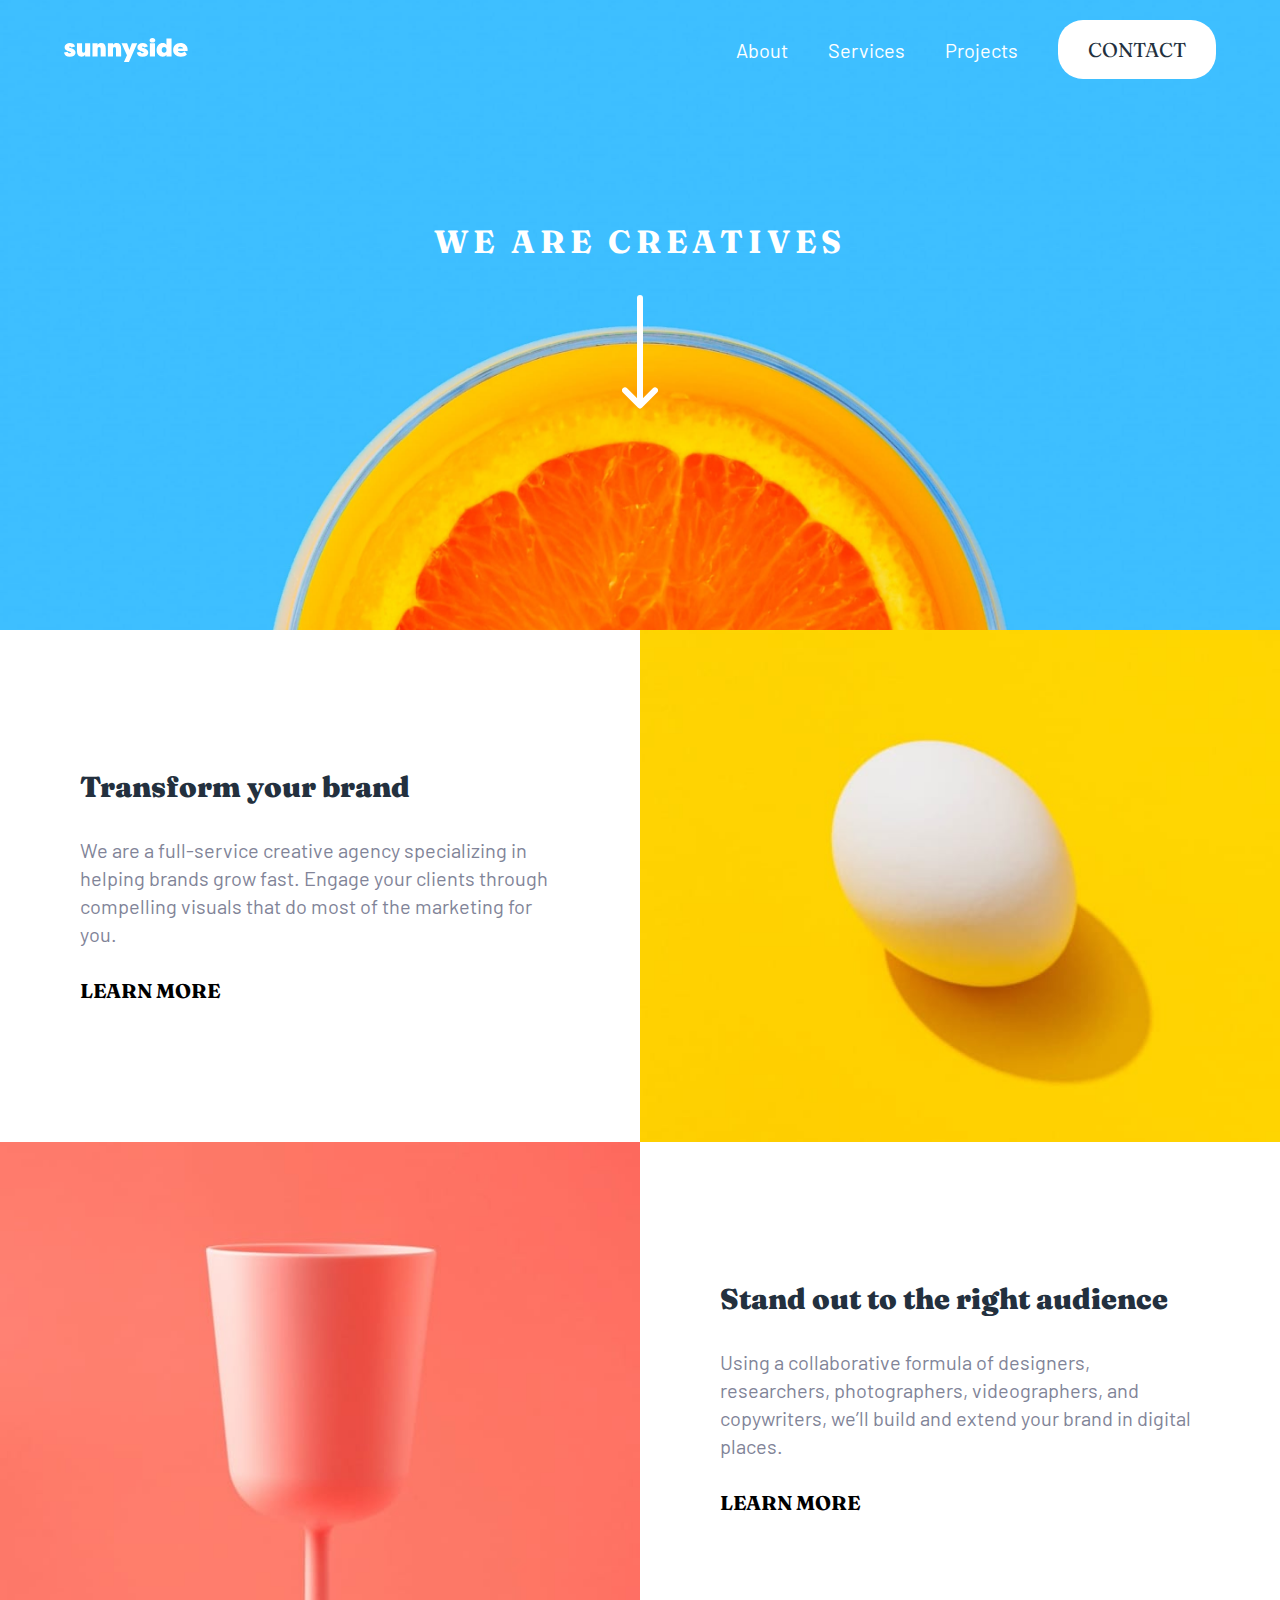
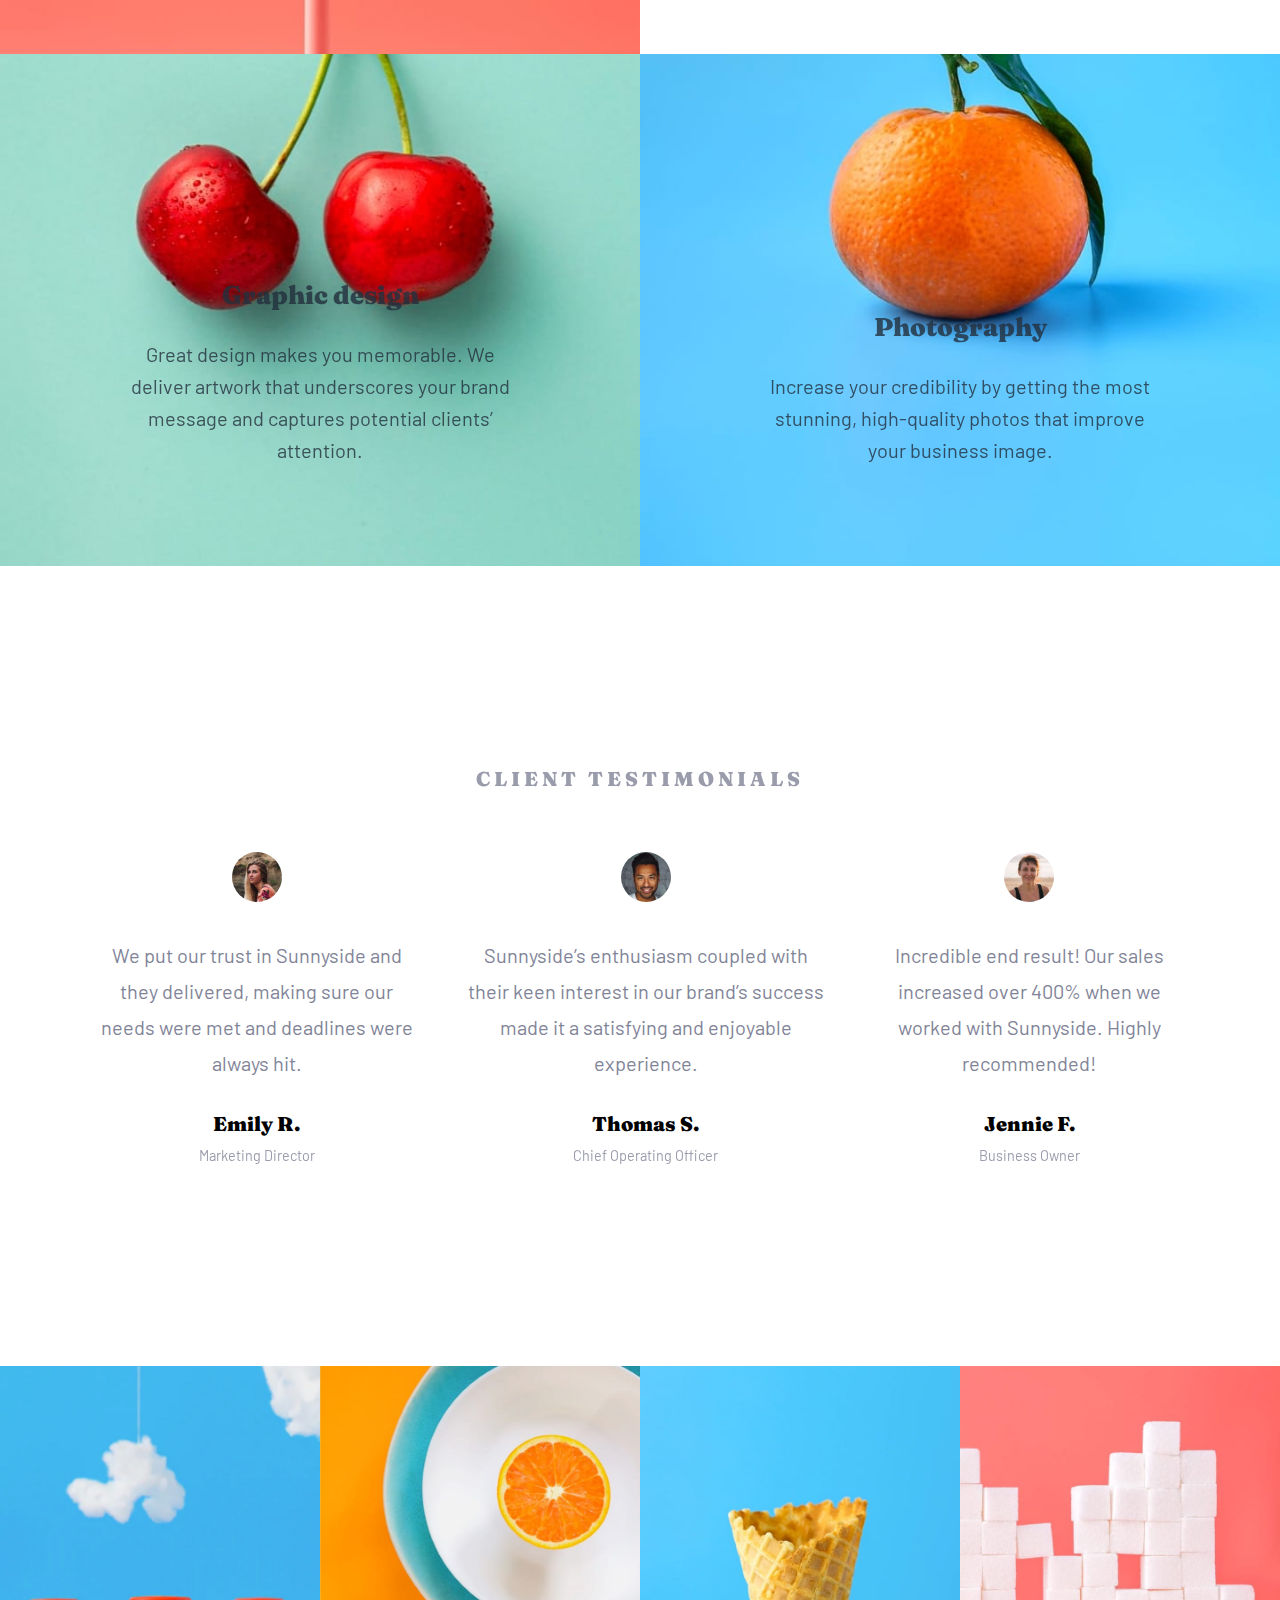
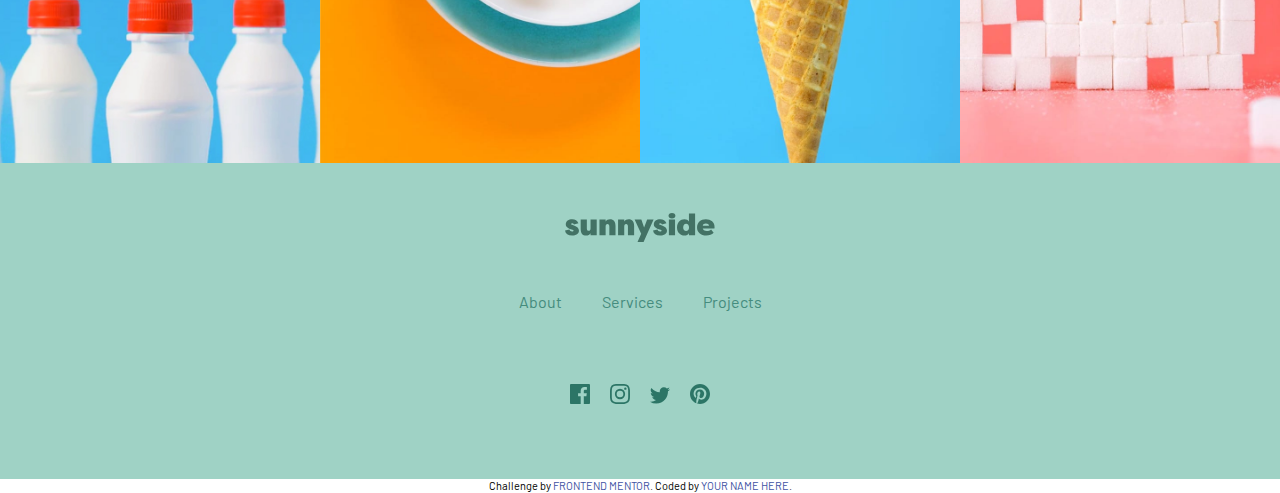
<file: index.html>
<!DOCTYPE html>
<html lang="en">
<head>
  <meta charset="UTF-8">
  <meta name="viewport" content="width=device-width, initial-scale=1.0"> <!-- displays site properly based on user's device -->

  <link rel="icon" type="image/png" sizes="32x32" href="./images/favicon-32x32.png">
  <link rel="stylesheet" href="style.css">
  <script src="script.js" defer></script>
  
  <title>Frontend Mentor | Sunnyside agency landing page</title>

  <!-- Feel free to remove these styles or customise in your own stylesheet 👍 -->
  <style>
    .attribution { font-size: 11px; text-align: center; }
    .attribution a { color: hsl(228, 45%, 44%); }
  </style>
</head>
<body>

  <header>
    <div class="hero__img">
      <h1 class="hero__title">We are creatives</h1>
      <img src="./images/icon-arrow-down.svg" alt="White arrow pointing down" class="arrow-down">
    </div>
    <div class="intro__container">
      <nav class="nav ">
        <img src="./images/logo.svg" alt="logo" class="nav__logo">
        <img src="./images/icon-hamburger.svg" alt="menu" class="hamburger">
        <ul class="nav__list intro__container">
          <li class="nav__link">
            <a href="#about" class="nav__item">About</a>
          </li>
          <li class="nav__link">
            <a href="#services" class="nav__item">Services</a>
          </li>
          <li class="nav__link">
            <a href="#projects" class="nav__item">Projects</a>
          </li>
          <li class="nav__link light">
            <a href="#contact" class="nav__item">Contact</a>
          </li>
        </ul>
      </nav>
    </div>
  </header>


  <section class="transform">
    <div class="img-wrapper">
      <div class="transform__img-ctn"></div>
    </div>
    <article class="transform__article container">
      <h3 class="article__title">Transform your brand</h3>
      <p class="article__content">
        We are a full-service creative agency specializing in helping brands grow fast.
        Engage your clients through compelling visuals that do most of the marketing for you.
      </p>
      <a href="#" class="article__link">Learn more</a>
    </article>
  </section>

  <section class="stand-out">
    <div class="img-wrapper">
      <div class="stand-out__img-ctn"></div>
    </div>
    <article class="stand-out__article container">
      <h3 class="article__title">Stand out to the right audience</h3>
      <p class="article__content">
        Using a collaborative formula of designers, researchers, photographers, videographers, and copywriters, we’ll build and extend your brand in digital places. 
      </p>
      <a href="#" class="article__link">Learn more</a>
    </article>
  </section>

  <section class="two-col">
    <div class="img-graphic">
      <article class="article-graphic">
        <h4 class="two-col__title">Graphic design</h4>
        <p class="two-col__content">Great design makes you memorable. We deliver artwork that underscores your brand message and captures potential clients’ attention.</p>
      </article>
    </div>
    <div class="img-photography">
      <article class="article-photography">
        <h4 class="two-col__title">Photography</h4>
        <p class="two-col__content">Increase your credibility by getting the most stunning, high-quality photos that improve your business image.</p>
      </article>
    </div>
  </section>

  <section class="testimonials container">
    <h3 class="testimonials__title">Client testimonials</h3>

    <div class="testimonials__row">
      <div class="col">
        <img src="./images/image-emily.jpg" alt="Emily" class="testimonials__avatar">
        <p class="testimonials__text">
          We put our trust in Sunnyside and they delivered, making sure our needs were met and deadlines were always hit.
        </p>
        <p class="testimonials__name">Emily R.</p>
        <p class="testimonials__position">Marketing Director</p>
      </div>
      <div class="col">
        <img src="./images/image-thomas.jpg" alt="Thomas" class="testimonials__avatar">
        <p class="testimonials__text">Sunnyside’s enthusiasm coupled with their keen interest in our brand’s success made it a satisfying and enjoyable experience.</p>
        <p class="testimonials__name">Thomas S.</p>
        <p class="testimonials__position">Chief Operating Officer</p>
      </div>
      <div class="col">
        <img src="./images/image-jennie.jpg" alt="Jennie" class="testimonials__avatar">
        <p class="testimonials__text">Incredible end result! Our sales increased over 400% when we worked with Sunnyside. Highly recommended!</p>
        <p class="testimonials__name">Jennie F.</p>
        <p class="testimonials__position">Business Owner</p>
      </div>
    </div>
  </section>

  <section class="gallery">
    <div class="item">
      <img src="images/mobile/image-gallery-milkbottles.jpg" alt="3 Milkbottles" class="mobile-milkbottle">
      <img src="images/desktop/image-gallery-milkbottles.jpg" alt="3 Milkbottles" class="desktop-milkbottle">
    </div>
    <div class="item">
      <img src="images/mobile/image-gallery-orange.jpg" alt="Orange in a plate" class="mobile-orange">
      <img src="images/desktop/image-gallery-orange.jpg" alt="Orange in a plate" class="desktop-orange">
    </div>
    <div class="item">
      <img src="images/mobile/image-gallery-cone.jpg" alt="Empty ice cream cone" class="mobile-cone">
      <img src="images/desktop/image-gallery-cone.jpg" alt="Empty ice cream cone" class="desktop-cone">
    </div>
    <div class="item">
      <img src="images/mobile/image-gallery-sugar-cubes.jpg" alt="Sugar cubes" class="mobile-sugar-cubes">
      <img src="images/desktop/image-gallery-sugarcubes.jpg" alt="Sugar cubes" class="desktop-sugar-cubes">
    </div>
  </section>


  <footer class="footer">
    <h3 class="footer__title"></h3>
    <img src="./images/logo.svg" alt="sunnyside logo" class="logo">
    <div class="footer__links">
      <a href="#">About</a>
      <a href="#">Services</a>
      <a href="#">Projects</a>
    </div>
    <div class="contacts">
      <a href="#"><img class="desktop-img" src="./images/icon-facebook.svg" alt="Facebook"></a>
      <a href="#"><img class="desktop-img" src="./images/icon-instagram.svg" alt="Instagram"></a>
      <a href="#"><img class="desktop-img" src="./images/icon-twitter.svg" alt="Twitter"></a>
      <a href="#"><img class="desktop-img" src="./images/icon-pinterest.svg" alt="Pinterest"></a>
    </div>
  </footer>

  <div class="attribution">
    Challenge by <a href="https://www.frontendmentor.io?ref=challenge" target="_blank">Frontend Mentor</a>. 
    Coded by <a href="#">Your Name Here</a>.
  </div>
</body>
</html>
</file>
<file: style.css>
@import url('https://fonts.googleapis.com/css2?family=Barlow:wght@600&family=Fraunces:wght@700;900&display=swap');

:root{
  --mobile: 375px;
  --desktop: 1440px;

  /* LearnMore */
  --soft-red: hsl(7, 99%, 70%);
  --yellow: hsl(51, 100%, 49%);

  /* Texts */
  --gd-dark-cyan : hsl(167, 40%, 24%);
  --ph-dark-blue : hsl(198, 62%, 26%);
  --ft-dark-moderate-cyan: hsl(168, 34%, 41%);
  --footer-bg: rgb(159,210,197);
  --dark-desaturated-blue: hsl(212, 27%, 19%);
  --dark-gray-blue: hsl(213, 9%, 39%);
  --dark-grayish-blue: hsl(232, 10%, 55%);
  --grayish-blue: hsl(210, 4%, 67%);
  --white: hsl(0, 0%, 100%);

  --body-font-size:18px;

  --font-barlow:"Barlow", serif;
  --font-fraunces: "Fraunces", serif;

  --font-fraunces-weight-700: 700;
  --font-fraunces-weight-900: 900;

  --font-hero:2rem;
  --font-article-title: 1.6rem;
  --font-two-col-title: 1.4rem;
  --font-testimonials-position:0.8rem;

}

*,*::before,*::after{
  box-sizing: border-box;
  margin: 0;
  padding: 0;
}

img{
  max-width: 100%;
}

a{
  text-decoration: none;
  text-transform: uppercase;
  border-bottom: 5px ;
  color:black;
  text-decoration: none;
}

h1, .article__link{
  /* font-weight: ; */
  font-family: var(--font-fraunces);
  font-weight: var(--font-fraunces-weight-700);
}

h3, .testimonials__name, .two-col__title{
  font-family: var(--font-fraunces);
  font-weight: var(--font-fraunces-weight-900);
}

body{
  font-family: var(--font-barlow);
  font-size: var(--body-font-size);
  line-height: 1.3;
}

.hero__img{
  position:relative;
}

.nav{
  position:absolute;
  top:20px;
  display:flex;
  align-items: center;
  justify-content: space-between;
  width:90%;
}

.intro__container{
  margin:0 auto;
  width: 90%;
}

.hamburger{
  cursor: pointer;
  height:15px;
  width:20px;
  position: relative;
}

.nav__list{
  background-color: white;
  top:20px;
  position:absolute;
  list-style: none;
  display:flex;
  flex-direction: column;
  align-items: center;
  gap:1.5em;
  padding:1.5em;
  width:90vw;
  margin-top: 3em;
}

.intro__container .active{
  display:none;
}

.nav__list::after{
  position: absolute;
  right:0;
  top:-30px;
  content:"";
  width:0;
  height:0;
  border-right: 30px solid white;
  border-left: 30px solid transparent;
  border-top: 30px solid transparent
}

.nav__item{
  text-transform: capitalize;
  color:var(--dark-desaturated-blue)
}

.light{
  color:black;
  background-color: var(--yellow);
  padding:0.8em 1.5em;
  border-radius: 25px;
}

.light .nav__item{
  text-transform: uppercase;
  font-family: var(--font-fraunces);
}



.hero__img{
  background:url("./images/mobile/image-header.jpg");
  background-position: center;
  background-size: cover;
  background-repeat: no-repeat;
  height:70vh;
  display:flex;
  flex-direction: column;
  align-items: center;
  justify-content: center;
}

.hero__title{
  font-size: var(--font-hero);
  color:var(--white);
  text-transform: uppercase;
  letter-spacing: 5px;
  text-align: center;
  margin-bottom: 1em;
}

.container{
  width:85%;
  margin: 0 auto;
  padding:2em 0;
}

.transform,
.stand-out{
  text-align: center;
}

.img-wrapper{
  height: 30vh;
}

.transform__img-ctn{
  background: url("images/mobile/image-transform.jpg") no-repeat;
  background-position: center;
  background-size: cover;
  height:100%;
}

.stand-out__img-ctn{
  background: url("images/mobile/image-stand-out.jpg") no-repeat;
  background-position: center;
  background-size: cover;
  height:100%;
}

.article__title{
  color:var(--dark-desaturated-blue);
  font-size: 1.6rem;
  font-size: var(--font-article-title);
}

.article__content{
  color:var(--dark-grayish-blue);
  font-size: var(--body-font-size);
  line-height: 1.4;
  margin: 1.5em 0;
}

/* Graphic Design Section */
.two-col{
  display:block;
  height:80vh;
}
.img-graphic{
  background: url("./images/mobile/image-graphic-design.jpg");
  background-size: cover;
  background-position: center;
  background-repeat: no-repeat;
  height:50%;
}

.img-photography{
  background: url("./images/mobile/image-photography.jpg");
  background-size: cover;
  background-position: center;
  background-repeat: no-repeat;
  height:50%;
}

.article-graphic,
.article-photography{
  display:flex;
  flex-direction: column;
  justify-content: end;
  text-align: center;
  height:100%;
}


.two-col__title{
  padding-bottom: 1em ;
  font-size: 1.6rem;
  font-size: var(--font-two-col-title);
  color:var(--dark-desaturated-blue);
  opacity: 0.8;
}

.two-col__content{
  padding-bottom: 1em;
  font-size: 0.8rem;
  color:var(--dark-desaturated-blue);
  opacity: 0.8;
  line-height: 1.6;
  font-size: var(--body-font-size);
}


/* Client Testimonials */

.testimonials{
  text-align: center;
}

.testimonials__title{
  color:var(--dark-grayish-blue);
  opacity: 0.8;
  text-transform: uppercase;
  font-size: 0.875rem;
  font-size: var(--body-font-size);
  letter-spacing: 4px;
}

.testimonials__avatar{
  height:50px;
  width:50px;
  border-radius: 50%;
  margin-top:3em;
}

.testimonials__text{
  font-size: 0.9rem;
  font-size: var(--body-font-size);
  line-height: 1.8;
  margin: 1.5em 0;
  color:var(--dark-grayish-blue)
}

.testimonials__name{
  margin:0.5em;
  font-size: var(--body-font-size);
}

.testimonials__position{
  color:var(--dark-grayish-blue);
  font-size: 0.8rem;
  opacity: 0.8;
  font-size: var(--font-testimonials-position);
}

.gallery{
  display:flex;
  flex-wrap: wrap;
}

.item img{
  height: 100%;
  width: 100%;
  margin: 0;
  padding: 0;
}

.item{
  margin: 0;
  padding: 0;
  width:50%;
}

.desktop-milkbottle,
.desktop-orange,
.desktop-cone,
.desktop-sugar-cubes{
  display:none;
}

/* Footer */
.footer{
  background-color: var(--footer-bg);
  display:flex;
  flex-direction: column;
  justify-content: center;
  align-items: center;
}

.logo{
  margin:2.5em;
  width: 50%;
  max-width: 150px;
  filter: invert(40%) sepia(5%) saturate(2639%) hue-rotate(112deg) brightness(65%) contrast(89%);
}

.footer__links{
  display:flex;
  gap:2em
}

.footer__links a{
  text-transform: capitalize;
  color: var(--ft-dark-moderate-cyan);
  font-size: 1rem;
}

.contacts{
  display:flex;
  gap:1em;
  margin: 3.5em 0;
}

@media (min-width:700px){
  body{
    margin:0;
    padding:0;
  }
  :root{
    --font-article-title: 1.8rem;
    --font-two-col-title: 1.6rem;
    --font-testimonials-position:0.9rem;
    --body-font-size:20px;
  }

  .container{
    padding: 0 4em;
    margin:0 auto;
    display:flex;
    flex-direction: column;
    justify-content: center;
  }

  .hero__img{
    background: url("./images/desktop/image-header.jpg");
    background-position: center;
    background-size: cover;
    background-repeat: no-repeat;
  }

  .nav{
    position:absolute;
    top:20px;
    display:flex;
    align-items: center;
    justify-content: space-between;
    width:90%;
    left: 50%;
    transform: translateX(-50%);
    /* padding: 0; */
  }
  
  .hamburger{
    display:none;
  }
  
  .nav__list{
    position:static;
    list-style: none;
    display:flex;
    flex-direction: row;
    gap:2em;
    margin: 0;
    background-color: transparent;
    padding: 0;
    width: auto;
  }
  
  .nav__list.active{
    display:flex;
  }
  
  .nav__list::after{
    display: none;
  }
  
  .nav__item{
    color:var(--white);
  }

  .light{
    background-color: var(--white);
  }

  .light .nav__item{
    color:var(--dark-desaturated-blue);
  }
  
  .transform{
    display:flex;
    flex-direction: row-reverse;
    /* min-height: 30vh; */
    height:32rem;
  }

  .img-wrapper{
    height:100%;
    width: 50%;
  }


  .transform__img-ctn{
    background: url("./images/desktop/image-transform.jpg") no-repeat;
  }
  .stand-out__img-ctn{
    background: url("./images/desktop/image-stand-out.jpg") no-repeat;
  }
  .transform__img-ctn,
  .stand-out__img-ctn{
    background-position: center;
    background-size: cover;
    height:100%;
    width:100%;
    /* min-height: 0; */
  }

  .transform__article,.stand-out__article{
    text-align: left;
    width:50%;
    margin:0;
  }

  .stand-out{
    display:flex;
    margin:0;
    height:32rem;
  }

  .two-col{
    display:flex;
  }

  .two-col{
    height:32rem;
  }
  .img-graphic{
    background: url("./images/desktop/image-graphic-design.jpg");
    background-size: cover;
    background-position: center;
    background-repeat: no-repeat;
    height:100%;
    width: 50%;
  }
  
  .img-photography{
    background: url("./images/desktop/image-photography.jpg");
    background-size: cover;
    background-position: center;
    background-repeat: no-repeat;
    height:100%;
    width: 50%;
  }
  
  .article-graphic,
  .article-photography{
    display:flex;
    flex-direction: column;
    justify-content: end;
    text-align: center;
    height:100%;
    padding: 4em 6em;
  }
  



  /* Testimonials 3 col */

  .testimonials{
    padding: 10em 0;
  }

  .testimonials__row{
    display:flex;
    gap:2.5em;
  }

  /* Gallery */
  .gallery{
    display:flex;
    flex-wrap: nowrap;
  }

  .desktop-milkbottle,
  .desktop-orange,
  .desktop-cone,
  .desktop-sugar-cubes{
    display:block;
  }
  .mobile-milkbottle,
  .mobile-orange,
  .mobile-cone,
  .mobile-sugar-cubes{
    display:none;
  }
}
</file>
